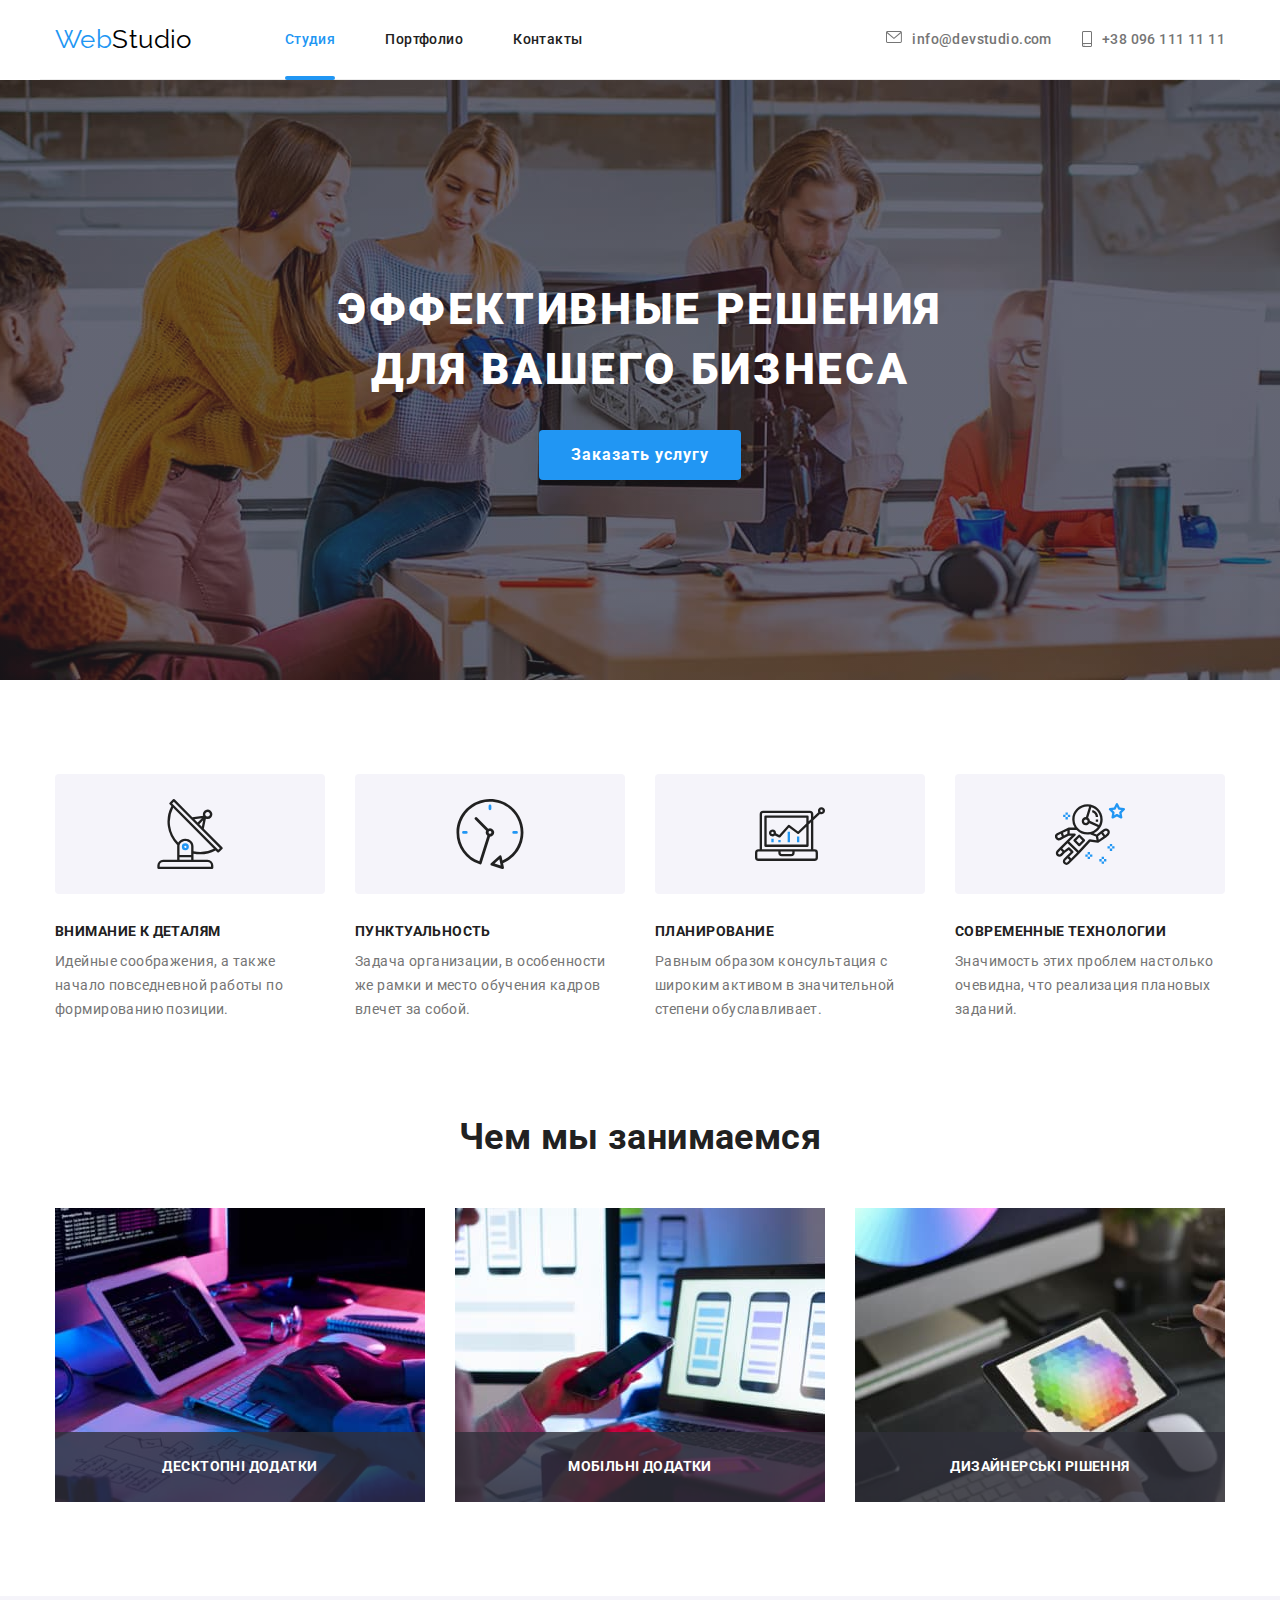
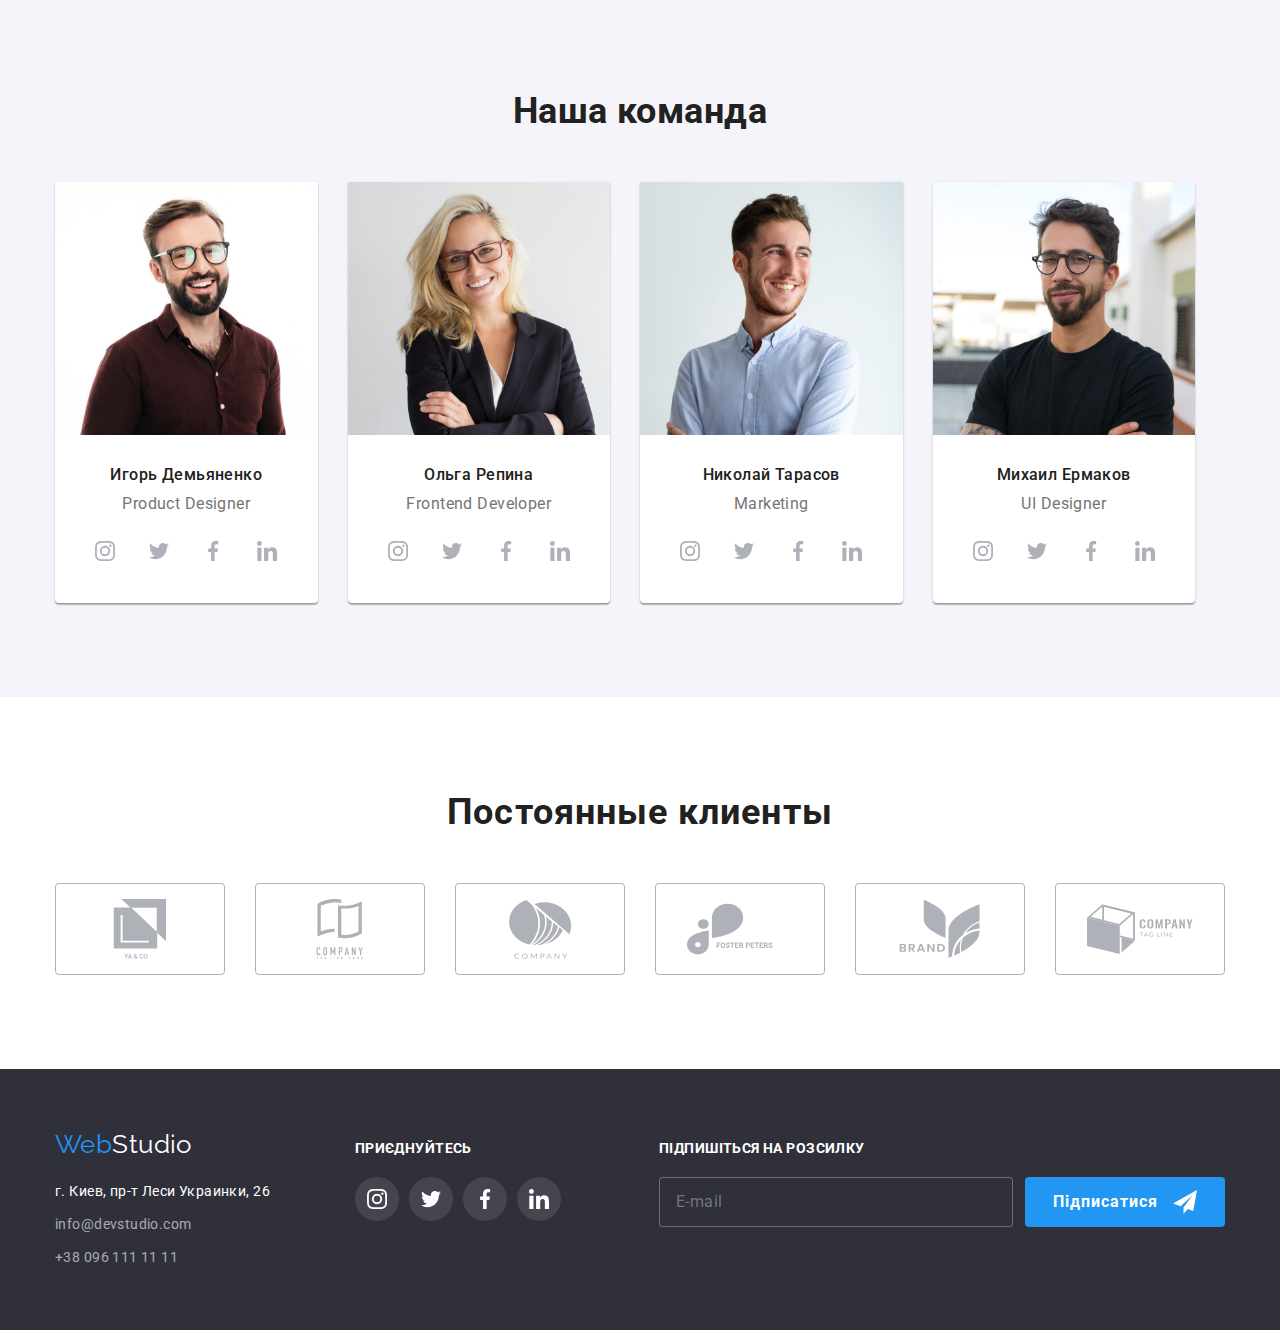
<file: index.html>
<!DOCTYPE html>
<html lang="ru">
  <head>
    <meta charset="UTF-8" />
    <meta http-equiv="X-UA-Compatible" content="IE=edge" />
    <meta name="viewport" content="width=device-width, initial-scale=1.0" />
    <title>WebStudio</title>
    <link rel="preconnect" href="https://fonts.googleapis.com" />
    <link rel="preconnect" href="https://fonts.gstatic.com" crossorigin />
    <link
      href="https://fonts.googleapis.com/css2?family=Raleway:wght@700&family=Roboto:wght@400;500;700;900&display=swap"
      rel="stylesheet"
    />
    <link
      rel="stylesheet"
      href="https://cdn.jsdelivr.net/npm/modern-normalize@1.1.0/modern-normalize.min.css"
    />
    <link rel="stylesheet" href="./css/styles.css" />
  </head>
  <body>
    <header class="header">
      <div class="container menu decoration">
        <nav class="menu-item menu">
          <a class="logo link" href="./index.html" lang="en"
            >Web<span class="logo-part">Studio</span></a
          >
          <ul class="menu-list list">
            <li>
              <a class="menu-list-item current link" href="./index.html">Студия</a>
            </li>
            <li>
              <a class="menu-list-item link" href="./portfolio.html">Портфолио</a>
            </li>
            <li><a class="menu-list-item link" href="">Контакты </a></li>
          </ul>
        </nav>
        <ul class="contact-list list menu">
          <li class="contact-list-item">
            <a class="contact-list-link link" href="mailto:info@devstudio.com" lang="en">
              info@devstudio.com
              <svg class="contact-list-icon" width="16" height="12">
                <use href="./images/icons.svg#icon-envelope"></use>
              </svg>
            </a>
          </li>
          <li class="contact-list-item">
            <a class="contact-list-link link" href="tel:+380961111111"
              >+38 096 111 11 11
              <svg class="contact-list-icon" width="10" height="16">
                <use href="./images/icons.svg#icon-smartphone"></use>
              </svg>
            </a>
          </li>
        </ul>
      </div>
    </header>
    <main>
      <section class="hero dark-decoration">
        <div class="container">
          <h1 class="hero-title">Эффективные решения для вашего бизнеса</h1>
          <button data-modal-open class="hero-button" type="button">Заказать услугу</button>
        </div>
      </section>
      <section class="advantage section-without-bottom">
        <div class="container">
          <h2 class="advantage-title">Нашы преимущества</h2>
          <ul class="advantage-list list">
            <li class="advantage-list-item">
              <div class="advantage-icon-gr">
                <svg class="advantage-icon" width="70" height="70">
                  <use href="./images/icons.svg#icon-antenna"></use>
                </svg>
              </div>
              <h3 class="advantage-item-title">Внимание к деталям</h3>
              <p class="advantage-item-desc">
                Идейные соображения, а также начало повседневной работы по формированию позиции.
              </p>
            </li>
            <li class="advantage-list-item">
              <div class="advantage-icon-gr">
                <svg class="advantage-icon" width="70" height="70">
                  <use href="./images/icons.svg#icon-clock"></use>
                </svg>
              </div>
              <h3 class="advantage-item-title">Пунктуальность</h3>
              <p class="advantage-item-desc">
                Задача организации, в особенности же рамки и место обучения кадров влечет за собой.
              </p>
            </li>
            <li class="advantage-list-item">
              <div class="advantage-icon-gr">
                <svg class="advantage-icon" width="70" height="70">
                  <use href="./images/icons.svg#icon-diagram"></use>
                </svg>
              </div>
              <h3 class="advantage-item-title">Планирование</h3>
              <p class="advantage-item-desc">
                Равным образом консультация с широким активом в значительной степени обуславливает.
              </p>
            </li>
            <li class="advantage-list-item">
              <div class="advantage-icon-gr">
                <svg class="advantage-icon" width="70" height="70">
                  <use href="./images/icons.svg#icon-astronaut"></use>
                </svg>
              </div>
              <h3 class="advantage-item-title">Современные технологии</h3>
              <p class="advantage-item-desc">
                Значимость этих проблем настолько очевидна, что реализация плановых заданий.
              </p>
            </li>
          </ul>
        </div>
      </section>
      <section class="activity section">
        <div class="container">
          <h2 class="activity-title">Чем мы занимаемся</h2>
          <ul class="activity-list list">
            <li class="activity-list-item">
              <div class="activity-list-card">
                <img
                  class="activity-list-pic"
                  src="./images/desktop.jpg"
                  alt="Десктопные приложения"
                  width="370"
                />
                <p class="activity-list-desc">Десктопні додатки</p>
              </div>
            </li>
            <li class="activity-list-item">
              <div class="activity-list-card">
                <img
                  class="activity-list-pic"
                  src="./images/mobile.jpg"
                  alt="Мобильные приложения"
                  width="370"
                />
                <p class="activity-list-desc">Мобільні додатки</p>
              </div>
            </li>
            <li class="activity-list-item">
              <div class="activity-list-card">
                <img
                  class="activity-list-pic"
                  src="./images/tablet.jpg"
                  alt="Дизайнерские решения"
                  width="370"
                />
                <p class="activity-list-desc">Дизайнерські рішення</p>
              </div>
            </li>
          </ul>
        </div>
      </section>
      <section class="team section">
        <div class="container">
          <h2 class="team-title">Наша команда</h2>
          <ul class="team-list list">
            <li class="team-list-item">
              <img
                class="team-list-photo"
                src="./images/staff/demianenko.jpg"
                alt="Игорь Демьяненко"
                width="270"
              />
              <div class="team-list-about">
                <h3 class="team-list-title">Игорь Демьяненко</h3>
                <p class="team-list-desc" lang="en">Product Designer</p>
                <ul class="social-links list">
                  <li class="social-links-item">
                    <a href="" class="social-links-link">
                      <svg class="social-links-icon" width="20" height="20">
                        <use href="./images/icons.svg#icon-instagram"></use>
                      </svg>
                    </a>
                  </li>
                  <li class="social-links-item">
                    <a href="" class="social-links-link">
                      <svg class="social-links-icon" width="20" height="20">
                        <use href="./images/icons.svg#icon-twitter"></use>
                      </svg>
                    </a>
                  </li>
                  <li class="social-links-item">
                    <a href="" class="social-links-link">
                      <svg class="social-links-icon" width="20" height="20">
                        <use href="./images/icons.svg#icon-facebook"></use>
                      </svg>
                    </a>
                  </li>
                  <li class="social-links-item">
                    <a href="" class="social-links-link">
                      <svg class="social-links-icon" width="20" height="20">
                        <use href="./images/icons.svg#icon-linkedin"></use>
                      </svg>
                    </a>
                  </li>
                </ul>
              </div>
            </li>

            <li class="team-list-item">
              <img
                class="team-list-photo"
                src="./images/staff/repina.jpg"
                alt="Ольга Репина"
                width="270"
              />
              <div class="team-list-about">
                <h3 class="team-list-title">Ольга Репина</h3>
                <p class="team-list-desc" lang="en">Frontend Developer</p>
                <ul class="social-links list">
                  <li class="social-links-item">
                    <a href="" class="social-links-link">
                      <svg class="social-links-icon" width="20" height="20">
                        <use href="./images/icons.svg#icon-instagram"></use>
                      </svg>
                    </a>
                  </li>
                  <li class="social-links-item">
                    <a href="" class="social-links-link">
                      <svg class="social-links-icon" width="20" height="20">
                        <use href="./images/icons.svg#icon-twitter"></use>
                      </svg>
                    </a>
                  </li>
                  <li class="social-links-item">
                    <a href="" class="social-links-link">
                      <svg class="social-links-icon" width="20" height="20">
                        <use href="./images/icons.svg#icon-facebook"></use>
                      </svg>
                    </a>
                  </li>
                  <li class="social-links-item">
                    <a href="" class="social-links-link">
                      <svg class="social-links-icon" width="20" height="20">
                        <use href="./images/icons.svg#icon-linkedin"></use>
                      </svg>
                    </a>
                  </li>
                </ul>
              </div>
            </li>
            <li class="team-list-item">
              <img
                class="team-list-photo"
                src="./images/staff/tarasov.jpg"
                alt="Николай Тарасов"
                width="270"
              />
              <div class="team-list-about">
                <h3 class="team-list-title">Николай Тарасов</h3>
                <p class="team-list-desc" lang="en">Marketing</p>
                <ul class="social-links list">
                  <li class="social-links-item">
                    <a href="" class="social-links-link">
                      <svg class="social-links-icon" width="20" height="20">
                        <use href="./images/icons.svg#icon-instagram"></use>
                      </svg>
                    </a>
                  </li>
                  <li class="social-links-item">
                    <a href="" class="social-links-link">
                      <svg class="social-links-icon" width="20" height="20">
                        <use href="./images/icons.svg#icon-twitter"></use>
                      </svg>
                    </a>
                  </li>
                  <li class="social-links-item">
                    <a href="" class="social-links-link">
                      <svg class="social-links-icon" width="20" height="20">
                        <use href="./images/icons.svg#icon-facebook"></use>
                      </svg>
                    </a>
                  </li>
                  <li class="social-links-item">
                    <a href="" class="social-links-link">
                      <svg class="social-links-icon" width="20" height="20">
                        <use href="./images/icons.svg#icon-linkedin"></use>
                      </svg>
                    </a>
                  </li>
                </ul>
              </div>
            </li>
            <li class="team-list-item">
              <img
                class="team-list-photo"
                src="./images/staff/ermakov.jpg"
                alt="Михаил Ермаков"
                width="270"
              />
              <div class="team-list-about">
                <h3 class="team-list-title">Михаил Ермаков</h3>
                <p class="team-list-desc" lang="en">UI Designer</p>
                <ul class="social-links list">
                  <li class="social-links-item">
                    <a href="" class="social-links-link">
                      <svg class="social-links-icon" width="20" height="20">
                        <use href="./images/icons.svg#icon-instagram"></use>
                      </svg>
                    </a>
                  </li>
                  <li class="social-links-item">
                    <a href="" class="social-links-link">
                      <svg class="social-links-icon" width="20" height="20">
                        <use href="./images/icons.svg#icon-twitter"></use>
                      </svg>
                    </a>
                  </li>
                  <li class="social-links-item">
                    <a href="" class="social-links-link">
                      <svg class="social-links-icon" width="20" height="20">
                        <use href="./images/icons.svg#icon-facebook"></use>
                      </svg>
                    </a>
                  </li>
                  <li class="social-links-item">
                    <a href="" class="social-links-link">
                      <svg class="social-links-icon" width="20" height="20">
                        <use href="./images/icons.svg#icon-linkedin"></use>
                      </svg>
                    </a>
                  </li>
                </ul>
              </div>
            </li>
          </ul>
        </div>
      </section>
      <section class="clients section">
        <div class="container">
          <h2 class="clients-title">Постоянные клиенты</h2>
          <ul class="clients-list list">
            <li class="clients-list-item">
              <a href="" class="clients-list-link">
                <svg class="clients-icon" height="60" width="106">
                  <use href="./images/icons.svg#icon-Logo1"></use>
                </svg>
              </a>
            </li>
            <li class="clients-list-item">
              <a href="" class="clients-list-link">
                <svg class="clients-icon" height="60" width="106">
                  <use href="./images/icons.svg#icon-Logo2"></use>
                </svg>
              </a>
            </li>
            <li class="clients-list-item">
              <a href="" class="clients-list-link">
                <svg class="clients-icon" height="60" width="106">
                  <use href="./images/icons.svg#icon-Logo3"></use>
                </svg>
              </a>
            </li>
            <li class="clients-list-item">
              <a href="" class="clients-list-link">
                <svg class="clients-icon" height="60" width="106">
                  <use href="./images/icons.svg#icon-Logo4"></use>
                </svg>
              </a>
            </li>
            <li class="clients-list-item">
              <a href="" class="clients-list-link">
                <svg class="clients-icon" height="60" width="106">
                  <use href="./images/icons.svg#icon-Logo5"></use>
                </svg>
              </a>
            </li>
            <li class="clients-list-item">
              <a href="" class="clients-list-link">
                <svg class="clients-icon" height="60" width="106">
                  <use href="./images/icons.svg#icon-Logo6"></use>
                </svg>
              </a>
            </li>
          </ul>
        </div>
      </section>
    </main>
    <footer class="footer-contact">
      <div class="container footer-section">
        <div class="footer-adress">
          <a class="logo link" href="./index.html" lang="en"
            >Web<span class="footer-logo-part">Studio</span></a
          >
          <address class="adress">
            <ul class="footer-contact-list list">
              <li class="footer-contact-list-item">
                <a
                  class="location link"
                  href="https://goo.gl/maps/3JvyKSZvg7btHQSq7"
                  target="_blank"
                  rel="noopener noreferrer"
                  >г. Киев, пр-т Леси Украинки, 26</a
                >
              </li>
              <li class="footer-contact-list-item">
                <a class="contacts link" href="mailto:info@devstudio.com" lang="en"
                  >info@devstudio.com</a
                >
              </li>
              <li class="footer-contact-list-item">
                <a class="contacts link" href="tel:+380961111111">+38 096 111 11 11</a>
              </li>
            </ul>
          </address>
        </div>
        <div class="footer-social">
          <p class="footer-social-links-title">ПРИЄДНУЙТЕСЬ</p>
          <ul class="footer-social-links list">
            <li class="footer-social-links-item">
              <a href="" class="footer-social-links-link">
                <svg class="footer-social-links-icon" width="20" height="20">
                  <use href="./images/icons.svg#icon-instagram"></use>
                </svg>
              </a>
            </li>
            <li class="footer-social-links-item">
              <a href="" class="footer-social-links-link">
                <svg class="footer-social-links-icon" width="20" height="20">
                  <use href="./images/icons.svg#icon-twitter"></use>
                </svg>
              </a>
            </li>
            <li class="footer-social-links-item">
              <a href="" class="footer-social-links-link">
                <svg class="footer-social-links-icon" width="20" height="20">
                  <use href="./images/icons.svg#icon-facebook"></use>
                </svg>
              </a>
            </li>
            <li class="footer-social-links-item">
              <a href="" class="footer-social-links-link">
                <svg class="footer-social-links-icon" width="20" height="20">
                  <use href="./images/icons.svg#icon-linkedin"></use>
                </svg>
              </a>
            </li>
          </ul>
        </div>
        <div class="email-registration">
          <p class="email-title">Підпишіться на розсилку</p>
          <form name="email-group" class="email-group">
            <input type="email" placeholder="E-mail" class="email-input" required />
            <button type="submit" class="email-submit">
              Підписатися
              <svg class="email-submit-icon" width="24" height="24">
                <use href="./images/icons.svg#icon-send"></use>
              </svg>
            </button>
          </form>
        </div>
      </div>
    </footer>
    <div class="backdrop is-hidden" data-modal>
      <div class="modal">
        <button data-modal-close class="btn-close">
          <svg width="18" height="18">
            <use href="./images/icons.svg#icon-close"></use>
          </svg>
        </button>
        <form autocomplete="off" class="modal-container">
          <p class="modal-title">Залиште свої дані, ми вам передзвонимо</p>
          <div class="user-data">
            <label class="user-data-label"
              ><span class="user-data-label-desc">Ім'я</span>
              <input class="user-data-input" type="text" name="name" required />
              <svg class="user-data-icon" width="18" height="18">
                <use href="./images/icons.svg#icon-person"></use>
              </svg>
            </label>
            <label class="user-data-label"
              ><span class="user-data-label-desc">Телефон</span>
              <input class="user-data-input" type="tel" name="tel" required />
              <svg class="user-data-icon" width="18" height="18">
                <use href="./images/icons.svg#icon-phone"></use>
              </svg>
            </label>
            <label class="user-data-label"
              ><span class="user-data-label-desc">Пошта</span>
              <input class="user-data-input" type="email" name="email" required />
              <svg class="user-data-icon" width="18" height="18">
                <use href="./images/icons.svg#icon-email"></use>
              </svg>
            </label>
            <label class="user-data-label add-margin"
              ><span class="user-data-label-desc">Коментар</span
              ><textarea
                class="user-data-coment"
                name="coment"
                rows="8"
                placeholder="Введіть текст"
              ></textarea>
            </label>
            <label class="check-label">
              <input
                type="checkbox"
                class="user-agreement visually-hidden"
                name="agreement"
                value="agreement"
                required
              />
              <svg class="user-agreement-icon" width="16" height="15">
                <use href="./images/icons.svg#icon-check"></use>
              </svg>
              <span>
                Погоджуюся з розсилкою та приймаю&nbsp;
                <a href="" class="user-agreement-text">Умови договору</a></span
              >
            </label>
            <button type="submit" class="user-data-btn">Відправити</button>
          </div>
        </form>
      </div>
    </div>
    <script src="./js/modal.js"></script>
  </body>
</html>
</file>
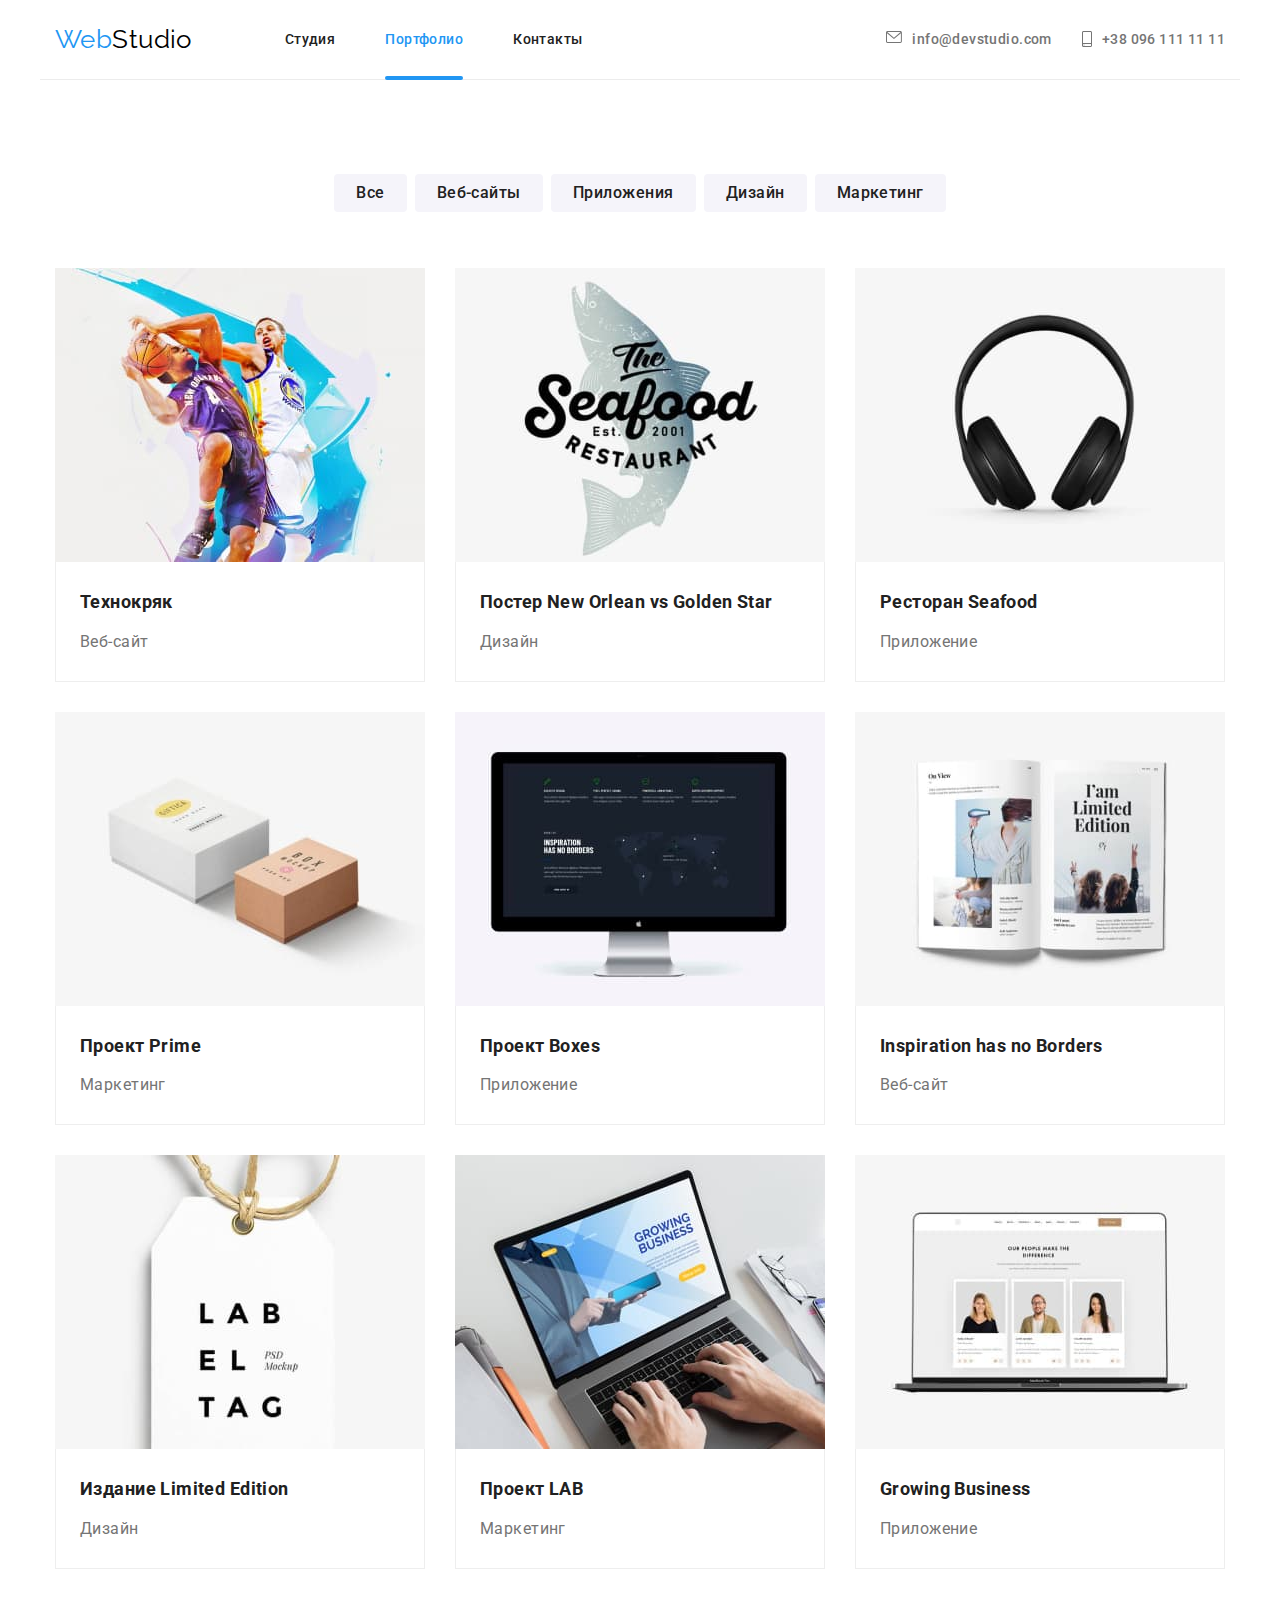
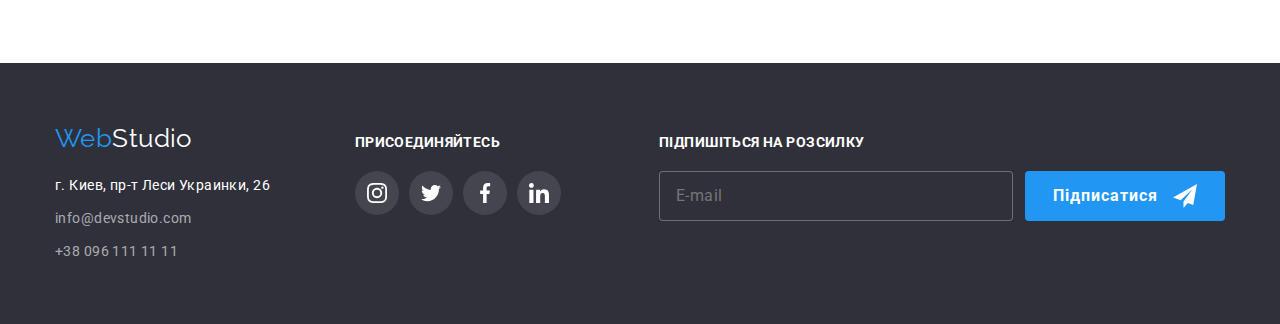
<file: portfolio.html>
<!DOCTYPE html>
<html lang="ru">
  <head>
    <meta charset="UTF-8" />
    <meta http-equiv="X-UA-Compatible" content="IE=edge" />
    <meta name="viewport" content="width=device-width, initial-scale=1.0" />
    <title>Портфолио</title>
    <link rel="preconnect" href="https://fonts.googleapis.com" />
    <link rel="preconnect" href="https://fonts.gstatic.com" crossorigin />
    <link
      href="https://fonts.googleapis.com/css2?family=Raleway:wght@700&family=Roboto:wght@400;500;700;900&display=swap"
      rel="stylesheet"
    />
    <link
      rel="stylesheet"
      href="https://cdn.jsdelivr.net/npm/modern-normalize@1.1.0/modern-normalize.min.css"
    />
    <link rel="stylesheet" href="./css/styles.css" />
  </head>
  <body>
    <header class="header">
      <div class="container menu decoration">
        <nav class="menu-item menu">
          <a class="logo link" href="./index.html" lang="en"
            >Web<span class="logo-part">Studio</span></a
          >
          <ul class="menu-list list">
            <li>
              <a class="menu-list-item link" href="./index.html">Студия</a>
            </li>
            <li>
              <a class="menu-list-item current link" href="./portfolio.html"
                >Портфолио
                <div class="active-decoraion"></div
              ></a>
            </li>
            <li><a class="menu-list-item link" href="">Контакты </a></li>
          </ul>
        </nav>
        <ul class="contact-list list menu">
          <li class="contact-list-item">
            <a class="contact-list-link link" href="mailto:info@devstudio.com" lang="en">
              info@devstudio.com
              <svg class="contact-list-icon" width="16" height="12">
                <use href="./images/icons.svg#icon-envelope"></use>
              </svg>
            </a>
          </li>
          <li class="contact-list-item">
            <a class="contact-list-link link" href="tel:+380961111111"
              >+38 096 111 11 11
              <svg class="contact-list-icon" width="10" height="16">
                <use href="./images/icons.svg#icon-smartphone"></use>
              </svg>
            </a>
          </li>
        </ul>
      </div>
    </header>
    <main>
      <section class="section">
        <div class="container">
          <h1 class="visually-hidden">Портфолио работ</h1>
          <ul class="switch-list list">
            <li><button class="switch-btn" type="button">Все</button></li>
            <li><button class="switch-btn" type="button">Веб-сайты</button></li>
            <li><button class="switch-btn" type="button">Приложения</button></li>
            <li><button class="switch-btn" type="button">Дизайн</button></li>
            <li><button class="switch-btn" type="button">Маркетинг</button></li>
          </ul>
          <ul class="portfolio-list list">
            <li class="project-list-item">
              <a href="" class="portfolio-card link">
                <div class="project-thumb">
                  <img class="portfolio-pic" src="./images/tehno.jpg" alt="Технокряк" width="370" />
                  <p class="project-info">
                    Ресурс пропонує комплексні пропозиції з різним рівнем функціоналу та сервісів.
                    Все це дозволить відвідувачу отримати вичерпні відомості про компанію чи
                    приватну особу.
                  </p>
                </div>
                <div class="portfolio-about">
                  <h2 class="portfolio-title">Технокряк</h2>
                  <p class="portfolio-category">Веб-сайт</p>
                </div>
              </a>
            </li>
            <li class="project-list-item">
              <a href="" class="portfolio-card link">
                <div class="project-thumb">
                  <img
                    class="portfolio-pic"
                    src="./images/orlean.jpg"
                    alt="Постер New Orlean vs Golden Star"
                    width="370"
                  />
                  <p class="project-info">
                    Ресурс пропонує комплексні пропозиції з різним рівнем функціоналу та сервісів.
                    Все це дозволить відвідувачу отримати вичерпні відомості про компанію чи
                    приватну особу.
                  </p>
                </div>
                <div class="portfolio-about">
                  <h2 class="portfolio-title">
                    Постер <span lang="en">New Orlean vs Golden Star</span>
                  </h2>
                  <p class="portfolio-category">Дизайн</p>
                </div>
              </a>
            </li>
            <li class="project-list-item">
              <a href="" class="portfolio-card link">
                <div class="project-thumb">
                  <img
                    class="portfolio-pic"
                    src="./images/seafood.jpg"
                    alt="Ресторан Seafood"
                    width="370"
                  />
                  <p class="project-info">
                    Ресурс пропонує комплексні пропозиції з різним рівнем функціоналу та сервісів.
                    Все це дозволить відвідувачу отримати вичерпні відомості про компанію чи
                    приватну особу.
                  </p>
                </div>
                <div class="portfolio-about">
                  <h2 class="portfolio-title">Ресторан <span lang="en">Seafood</span></h2>
                  <p class="portfolio-category">Приложение</p>
                </div>
              </a>
            </li>
            <li class="project-list-item">
              <a href="" class="portfolio-card link">
                <div class="project-thumb">
                  <img
                    class="portfolio-pic"
                    src="./images/prime.jpg"
                    alt="Проект Prime"
                    width="370"
                  />
                  <p class="project-info">
                    Ресурс пропонує комплексні пропозиції з різним рівнем функціоналу та сервісів.
                    Все це дозволить відвідувачу отримати вичерпні відомості про компанію чи
                    приватну особу.
                  </p>
                </div>
                <div class="portfolio-about">
                  <h2 class="portfolio-title">Проект <span lang="en">Prime</span></h2>
                  <p class="portfolio-category">Маркетинг</p>
                </div>
              </a>
            </li>
            <li class="project-list-item">
              <a href="" class="portfolio-card link">
                <div class="project-thumb">
                  <img
                    class="portfolio-pic"
                    src="./images/boxes.jpg"
                    alt="Проект Boxes"
                    width="370"
                  />
                  <p class="project-info">
                    Ресурс пропонує комплексні пропозиції з різним рівнем функціоналу та сервісів.
                    Все це дозволить відвідувачу отримати вичерпні відомості про компанію чи
                    приватну особу.
                  </p>
                </div>
                <div class="portfolio-about">
                  <h2 class="portfolio-title">Проект <span lang="en">Boxes</span></h2>
                  <p class="portfolio-category">Приложение</p>
                </div>
              </a>
            </li>
            <li class="project-list-item">
              <a href="" class="portfolio-card link">
                <div class="project-thumb">
                  <img
                    class="portfolio-pic"
                    src="./images/inspiration.jpg"
                    alt="Inspiration has no Borders"
                    width="370"
                  />
                  <p class="project-info">
                    Ресурс пропонує комплексні пропозиції з різним рівнем функціоналу та сервісів.
                    Все це дозволить відвідувачу отримати вичерпні відомості про компанію чи
                    приватну особу.
                  </p>
                </div>
                <div class="portfolio-about">
                  <h2 class="portfolio-title" lang="en">Inspiration has no Borders</h2>
                  <p class="portfolio-category">Веб-сайт</p>
                </div>
              </a>
            </li>
            <li class="project-list-item">
              <a href="" class="portfolio-card link">
                <div class="project-thumb">
                  <img
                    class="portfolio-pic"
                    src="./images/limitededition.jpg"
                    alt="Издание Limited Edition"
                    width="370"
                  />
                  <p class="project-info">
                    Ресурс пропонує комплексні пропозиції з різним рівнем функціоналу та сервісів.
                    Все це дозволить відвідувачу отримати вичерпні відомості про компанію чи
                    приватну особу.
                  </p>
                </div>
                <div class="portfolio-about">
                  <h2 class="portfolio-title">Издание <span lang="en">Limited Edition</span></h2>
                  <p class="portfolio-category">Дизайн</p>
                </div>
              </a>
            </li>
            <li class="project-list-item">
              <a href="" class="portfolio-card link">
                <div class="project-thumb">
                  <img class="portfolio-pic" src="./images/lab.jpg" alt="Проект LAB" width="370" />
                  <p class="project-info">
                    Ресурс пропонує комплексні пропозиції з різним рівнем функціоналу та сервісів.
                    Все це дозволить відвідувачу отримати вичерпні відомості про компанію чи
                    приватну особу.
                  </p>
                </div>
                <div class="portfolio-about">
                  <h2 class="portfolio-title">Проект <span lang="en">LAB</span></h2>
                  <p class="portfolio-category">Маркетинг</p>
                </div>
              </a>
            </li>
            <li class="project-list-item">
              <a href="" class="portfolio-card link">
                <div class="project-thumb">
                  <img
                    class="portfolio-pic"
                    src="./images/bussines.jpg"
                    alt="Growing Business"
                    width="370"
                  />
                  <p class="project-info">
                    Ресурс пропонує комплексні пропозиції з різним рівнем функціоналу та сервісів.
                    Все це дозволить відвідувачу отримати вичерпні відомості про компанію чи
                    приватну особу.
                  </p>
                </div>
                <div class="portfolio-about">
                  <h2 class="portfolio-title" lang="en">Growing Business</h2>
                  <p class="portfolio-category">Приложение</p>
                </div>
              </a>
            </li>
          </ul>
        </div>
      </section>
    </main>
    <footer class="footer-contact">
      <div class="container footer-section">
        <div class="footer-adress">
          <a class="logo link" href="./index.html" lang="en"
            >Web<span class="footer-logo-part">Studio</span></a
          >
          <address class="adress">
            <ul class="footer-contact-list list">
              <li class="footer-contact-list-item">
                <a
                  class="location link"
                  href="https://goo.gl/maps/3JvyKSZvg7btHQSq7"
                  target="_blank"
                  rel="noopener noreferrer"
                  >г. Киев, пр-т Леси Украинки, 26</a
                >
              </li>
              <li class="footer-contact-list-item">
                <a class="contacts link" href="mailto:info@devstudio.com" lang="en"
                  >info@devstudio.com</a
                >
              </li>
              <li class="footer-contact-list-item">
                <a class="contacts link" href="tel:+380961111111">+38 096 111 11 11</a>
              </li>
            </ul>
          </address>
        </div>
        <div class="footer-social">
          <p class="footer-social-links-title">ПРИСОЕДИНЯЙТЕСЬ</p>
          <ul class="footer-social-links list">
            <li class="footer-social-links-item">
              <a href="" class="footer-social-links-link">
                <svg class="footer-social-links-icon" width="20" height="20">
                  <use href="./images/icons.svg#icon-instagram"></use>
                </svg>
              </a>
            </li>
            <li class="footer-social-links-item">
              <a href="" class="footer-social-links-link">
                <svg class="footer-social-links-icon" width="20" height="20">
                  <use href="./images/icons.svg#icon-twitter"></use>
                </svg>
              </a>
            </li>
            <li class="footer-social-links-item">
              <a href="" class="footer-social-links-link">
                <svg class="footer-social-links-icon" width="20" height="20">
                  <use href="./images/icons.svg#icon-facebook"></use>
                </svg>
              </a>
            </li>
            <li class="footer-social-links-item">
              <a href="" class="footer-social-links-link">
                <svg class="footer-social-links-icon" width="20" height="20">
                  <use href="./images/icons.svg#icon-linkedin"></use>
                </svg>
              </a>
            </li>
          </ul>
        </div>
        <div class="email-registration">
          <p class="email-title">Підпишіться на розсилку</p>
          <form name="email-group" class="email-group">
            <input type="email" placeholder="E-mail" class="email-input" required />
            <button type="submit" class="email-submit">
              Підписатися
              <svg class="email-submit-icon" width="24" height="24">
                <use href="./images/icons.svg#icon-send"></use>
              </svg>
            </button>
          </form>
        </div>
      </div>
    </footer>
  </body>
</html>
</file>
<file: css/styles.css>
:root {
  --color-text-blacklight: #212121;
  --color-text-black: #000000;
  --color-text-grey: #757575;
  --color-text-accent: #2196f3;
  --color-text-white: #ffffff;
  --color-button-hover: #188ce8;
  --color-hero-bgn: #2f303a;
  --color-main-bgn: #f5f4fa;
  --color-line: #ececec;
  --color-line-border: #eeeeee;
  --color-banner-bgn: #c4c4c4;
  --color-link-unacive: #afb1b8;
  --font-page: 'Roboto', sans-serif;
  --font-logo: 'Raleway', sans-serif;
  --transformation-property: 250ms cubic-bezier(0.4, 0, 0.2, 1);
}

body {
  font-family: var(--font-page);
  font-size: 14px;
  letter-spacing: 0.03em;
  background-color: var(--color-text-white);
  color: var(--color-text-blacklight);
}

h1,
h2,
h3,
h4,
h5,
h6,
p {
  margin: 0;
}

ul {
  margin-top: 0;
  margin-bottom: 0;
  padding-left: 0;
}

address {
  font-style: normal;
}

img {
  display: block;
  height: auto;
  max-width: 100%;
}

button {
  cursor: pointer;
  display: block;
  margin: 0 auto;
  padding: 10px 32px;
  font-family: var(--font-page);
  border: none;
  border-radius: 4px;
}

.list {
  list-style: none;
  padding-left: 0;
  margin: 0;
}

.link {
  text-decoration: none;
}

.dark-decoration {
  background-color: var(--color-banner-bgn);
  padding: 200px 0;
  background-image: linear-gradient(rgba(47, 48, 58, 0.4), rgba(47, 48, 58, 0.4)),
    url('../images/hero.jpg');
  background-repeat: no-repeat;
  background-position: center;
  background-size: cover;
  max-width: 1600px;
  height: 600px;
  margin: 0 auto;
}

.logo {
  font-family: var(--font-logo);
  color: var(--color-text-accent);
  font-size: 26px;
  line-height: 1.2;
  margin-right: 93px;
}

.logo:focus,
.logo:hover {
  outline: 0;
  outline-offset: 0;
}

.logo-part {
  color: var(--color-text-black);
}

.footer-logo-part {
  color: var(--color-text-white);
}

.menu-list-item {
  color: var(--color-text-blacklight);
  font-weight: 500;
  line-height: 1.14;
  padding-top: 30px;
  padding-bottom: 30px;
  position: relative;
  transition: color var(--transformation-property);
}

.contact-list {
  display: flex;
  justify-content: center;
  gap: 30px;
}

.contact-list-link:hover,
.contact-list-link:focus {
  color: var(--color-text-accent);
}

.contact-list-link {
  display: flex;
  flex-direction: row-reverse;
  color: var(--color-text-grey);
  font-weight: 500;
  padding-top: 15px;
  padding-bottom: 15px;
  transition: color var(--transformation-property);
}
.contact-list-icon {
  fill: currentColor;
  margin-right: 10px;
}

.menu-list-item.current {
  color: var(--color-text-accent);
  position: relative;
}

.current::after {
  position: absolute;
  display: block;

  content: '';
  width: 100%;
  height: 4px;
  background-color: var(--color-text-accent);
  border-radius: 2px;
  margin-top: 28px;
}

.menu-list-item:hover,
.menu-list-item:focus {
  color: var(--color-text-accent);
}

.hero-title {
  text-align: center;
  font-size: 44px;
  font-weight: 900;
  line-height: 1.36;
  text-transform: uppercase;
  letter-spacing: 0.06em;
  color: var(--color-text-white);

  width: 696px;
  margin-bottom: 30px;
  margin-left: auto;
  margin-right: auto;
}

.hero-button {
  font-weight: 700;
  font-size: 16px;
  line-height: 1.88;
  letter-spacing: 0.06em;
  color: var(--color-text-white);
  background-color: var(--color-text-accent);
  box-shadow: 0px 4px 4px rgb(0 0 0 / 15%);
  transition: background-color var(--transformation-property);
}

.hero-button:hover,
.hero-button:focus {
  background-color: var(--color-button-hover);
}

.advantage-title {
  display: none;
}

.advantage-item-title {
  line-height: 1.14;
  font-size: 14px;
  text-transform: uppercase;
  margin-bottom: 10px;
}

.advantage-item-desc {
  font-weight: 400;
  line-height: 1.71;
  color: var(--color-text-grey);
}

.activity-title {
  font-size: 36px;
  line-height: 1.17;
  text-align: center;
  margin-bottom: 50px;
}

.team {
  background-color: var(--color-main-bgn);
}

.team-title {
  font-size: 36px;
  line-height: 1.17;
  text-align: center;
  margin-bottom: 50px;
}

.team-list {
  display: flex;
  gap: 30px;
}

.team-list-item {
  flex-basis: calc((100% - 120px) / 4);
  box-shadow: 0px 1px 3px rgba(0, 0, 0, 0.12), 0px 1px 1px rgba(0, 0, 0, 0.14),
    0px 2px 1px rgba(0, 0, 0, 0.2);
  border-radius: 0px 0px 4px 4px;
  background-color: var(--color-text-white);
}

.team-list-about {
  padding-top: 30px;
  padding-bottom: 30px;
}

.team-list-title {
  display: block;
  font-weight: 500;
  font-size: 16px;
  line-height: 1.19;
  text-align: center;
  margin-bottom: 10px;
}

.team-list-desc {
  font-weight: 400;
  font-size: 16px;
  line-height: 1.19;
  text-align: center;
  color: var(--color-text-grey);
  margin-bottom: 16px;
}

.team-list-photo {
  display: block;
  max-width: 100%;
  height: auto;
}

.social-links {
  display: flex;
  justify-content: center;
  gap: 10px;
}

.social-links-link {
  display: flex;
  justify-content: center;
  align-items: center;
  width: 44px;
  height: 44px;
  border-radius: 50%;
  color: var(--color-link-unacive);
  transition: background-color var(--transformation-property), color var(--transformation-property);
}

.social-links-icon {
  fill: currentColor;
}

.social-links-link:hover,
.social-links-link:focus {
  background-color: var(--color-text-accent);
  color: var(--color-text-white);
}

.footer-contact {
  background-color: var(--color-hero-bgn);
  padding-top: 60px;
  padding-bottom: 60px;
}

.location {
  color: var(--color-text-white);
  line-height: 1.71;
  transition: color var(--transformation-property);
}

.contacts {
  color: rgba(255, 255, 255, 0.6);
  line-height: 1.71;
  transition: color var(--transformation-property);
}

.location:hover,
.location:focus,
.contacts:hover,
.contacts:focus {
  color: var(--color-text-accent);
}

.switch-btn {
  background-color: var(--color-main-bgn);
  color: var(--color-text-blacklight);
  font-weight: 500;
  font-size: 16px;
  line-height: 1.63;
  text-align: center;
  letter-spacing: 0.03em;
  padding: 6px 22px;
  transition: color var(--transformation-property), background-color var(--transformation-property),
    box-shadow var(--transformation-property);
}

.switch-btn:hover,
.switch-btn:focus {
  background-color: var(--color-text-accent);
  outline: none;
  color: var(--color-text-white);
  box-shadow: 0px 3px 1px rgba(0, 0, 0, 0.1), 0px 1px 2px rgba(0, 0, 0, 0.08),
    0px 2px 2px rgba(0, 0, 0, 0.12);
}

.visually-hidden {
  position: absolute;
  width: 1px;
  height: 1px;
  margin: -1px;
  border: 0;
  padding: 0;

  white-space: nowrap;
  clip-path: inset(100%);
  clip: rect(0 0 0 0);
  overflow: hidden;
}

.container {
  width: 1200px;
  margin: 0 auto;
  padding: 0 15px;
}

.section {
  padding-top: 94px;
  padding-bottom: 94px;
}

.section-without-bottom {
  padding-top: 94px;
  padding-bottom: 0px;
}

.menu {
  display: flex;
  align-items: center;
  height: 80px;
}

.decoration {
  border-bottom: 1px solid var(--color-line);
}

.menu-header {
  display: flex;
  align-items: center;
  height: 80px;
}

.menu-list {
  display: flex;
}
.menu-item {
  margin-right: auto;
  line-height: 1.2;
}

.menu-list :not(:last-child) {
  margin-right: 50px;
}

.advantage-list {
  display: flex;
  flex-wrap: wrap;
  gap: 30px;
}

.advantage-list-item {
  flex-basis: calc((100% - 90px) / 4);
}

.advantage-icon-gr {
  display: flex;
  justify-content: center;
  align-items: center;
  width: 270px;
  height: 120px;
  border-radius: 4px;
  background-color: var(--color-main-bgn);
  margin-bottom: 30px;
}

.activity-list {
  display: flex;
  gap: 30px;
}

.activity-list-item {
  flex-basis: calc((100% - 60px) / 3);
}

.activity-list-pic {
  display: block;
  max-width: 100%;
  height: auto;
}

.footer-contact-list-item:not(:last-child) {
  margin-bottom: 9px;
}
.adress {
  margin-top: 20px;
  font-style: normal;
}
.switch-list {
  display: flex;
  justify-content: center;
  flex-wrap: wrap;
  gap: 8px;
  margin-bottom: 56px;
}

.portfolio-list {
  display: flex;
  flex-wrap: wrap;
  gap: 30px;
}

.portfolio-list-item {
  flex-basis: calc((100% - 60px) / 3);
}

.portfolio-title {
  font-size: 18px;
  line-height: 2.25;
  font-weight: 700;
  margin-bottom: 4px;
  color: var(--color-text-blacklight);
}

.portfolio-category {
  font-size: 16px;
  line-height: 1.88;
  font-weight: 400;
  color: var(--color-text-grey);
}

.portfolio-about {
  padding-left: 24px;
  padding-right: 24px;
  padding-top: 20px;
  padding-bottom: 24px;
  border: 1px solid var(--color-line-border);
  border-top: none;
}
.clients-title {
  font-size: 36px;
  line-height: 1.17;
  text-align: center;
  margin-bottom: 50px;
  letter-spacing: 0.03em;
}

.clients-list {
  display: flex;
  justify-content: center;
  gap: 30px;
}

.clients-list-link {
  display: flex;
  justify-content: center;
  align-items: center;
  width: 170px;
  height: 92px;
  border-radius: 4px;
  border: 1px solid var(--color-link-unacive);
  color: var(--color-link-unacive);
  transition: color var(--transformation-property), border-color var(--transformation-property);
}

.clients-list-link:hover,
.clients-list-link:focus {
  color: var(--color-text-accent);
  border-color: var(--color-text-accent);
}

.clients-icon {
  fill: currentColor;
}

.footer-social-links-title {
  color: var(--color-text-white);
  font-weight: 700;
  font-size: 14px;
  line-height: 1.14;
  letter-spacing: 0.03em;

  margin-bottom: 20px;
}

.email-title {
  color: var(--color-text-white);
  text-transform: uppercase;
  font-weight: 700;
  font-size: 14px;
  line-height: 1.14;
  letter-spacing: 0.03em;

  margin-bottom: 20px;
}

.email-input {
  width: 354px;
  padding-top: 14px;
  padding-bottom: 14px;
  padding-left: 16px;
  margin-right: 12px;
  border: 1px solid rgba(255, 255, 255, 0.3);
  box-shadow: (0px 4px 4px rgba(0, 0, 0, 0.15));
  border-radius: 4px;

  font-size: 16px;
  font-weight: 400;
  line-height: 1.25;
  letter-spacing: 0.03em;
  color: rgba(255, 255, 255, 0.6);
  background-color: var(--color-hero-bgn);
}

.email-group {
  display: flex;
}

.email-submit {
  display: flex;
  align-items: center;
  justify-content: space-between;
  padding-left: 28px;
  padding-right: 28px;
  width: 200px;
  background-color: var(--color-text-accent);
  color: var(--color-text-white);
  font-weight: 700;
  font-size: 16px;
  font-family: var(--font-page);
  line-height: 1.88;
  letter-spacing: 0.06em;
  box-shadow: (0px 4px 4px rgba(0, 0, 0, 0.25));
}

.footer-social {
  margin-right: auto;
}

.footer-section {
  display: flex;
  align-items: baseline;
}

.footer-adress {
  margin-right: 70px;
}

.footer-social-links {
  display: flex;
  justify-content: center;
  gap: 10px;
}

.footer-social-links-link {
  display: flex;
  justify-content: center;
  align-items: center;
  width: 44px;
  height: 44px;
  border-radius: 50%;
  background-color: rgba(255, 255, 255, 0.1);
  transition: background-color var(--transformation-property);
}

.footer-social-links-icon {
  fill: var(--color-text-white);
}

.footer-social-links-link:hover,
.footer-social-links-link:focus {
  background-color: var(--color-text-accent);
}

.portfolio-card {
  display: block;
  transition: box-shadow var(--transformation-property);
}

.portfolio-card:hover,
.portfolio-card:focus {
  box-shadow: 0px 1px 1px rgba(0, 0, 0, 0.12), 0px 4px 4px rgba(0, 0, 0, 0.06),
    1px 4px 6px rgba(0, 0, 0, 0.16);
}

.activity-list-card {
  position: relative;
}

.activity-list-desc {
  position: absolute;
  bottom: 0;
  right: 0;
  width: 100%;
  height: 70px;
  background-color: rgba(47, 48, 58, 0.8);
  color: var(--color-text-white);
  text-transform: uppercase;
  line-height: 1.14;
  font-weight: 700;
  display: flex;
  justify-content: center;
  align-items: center;
}

.project-thumb {
  position: relative;
  display: block;
  overflow: hidden;
}

.project-info {
  position: absolute;
  top: 0;
  left: 0;
  width: 100%;
  height: 100%;
  margin: 0;
  padding: 63px 24px;
  overflow-y: hidden;

  transform: translate(0, 100%);
  transition: transform 500ms linear;

  color: var(--color-text-white);
  background: rgba(33, 150, 243, 0.9);
  font-size: 18px;
  font-weight: 400;
  line-height: 1.56;
  letter-spacing: 0.03em;
}

.portfolio-card:hover .project-info,
.portfolio-card:focus .project-info {
  transform: translate(0, 0);
}

.backdrop {
  position: fixed;
  top: 0;
  left: 0;
  width: 100%;
  height: 100%;
  background-color: rgba(0, 0, 0, 0.2);

  opacity: 1;
  visibility: visible;
  transition: opacity var(--transformation-property), visibility var(--transformation-property);
}

.backdrop.is-hidden {
  opacity: 0;
  pointer-events: none;
  visibility: hidden;
}

.modal {
  position: absolute;
  top: 50%;
  left: 50%;
  transform: translate(-50%, -50%);

  width: 528px;
  height: 581px;
  padding: 40px;

  background-color: var(--color-text-white);
}

.btn-close {
  display: flex;
  align-items: center;
  justify-content: center;
  position: absolute;
  top: 8px;
  right: 8px;
  width: 30px;
  height: 30px;
  border-radius: 50%;
  background-size: contain;
  border: 1px solid rgba(0, 0, 0, 0.1);
  /* margin-right: 8px;
  margin-top: 8px;
  margin-bottom: 2px; */
  background-color: transparent;
  padding: 0;
  transition: fill var(--transformation-property);
}

.btn-close:hover {
  fill: var(--color-text-accent);
}

.modal-container {
  /* width: 528px;
  margin: 0 auto;
  padding: 0 40px 40px 40px; */
  position: relative;
}

.modal-title {
  font-weight: 700;
  font-size: 20px;
  line-height: 1.15;
  letter-spacing: 0.03em;
  color: var(--color-text-blacklight);
  text-align: center;
  margin-bottom: 12px;
}

.user-data {
  display: block;
  flex-direction: column;
}

.user-data-label {
  position: relative;

  display: flex;
  flex-direction: column;
  margin-bottom: 10px;
}

.user-data-label-desc {
  font-family: var(--font-page);
  font-weight: 400;
  font-size: 12px;
  line-height: 1.17;
  letter-spacing: 0.01em;
  color: var(--color-text-grey);
}

.user-data-label.add-margin {
  margin-bottom: 20px;
}

.user-data-input {
  margin-top: 4px;
  padding: 12px 10px 12px 42px;
  border: 1px solid rgba(33, 33, 33, 0.2);
  border-radius: 4px;
  line-height: 1.17;
  font-weight: 400;
  font-size: 12px;
  color: var(--color-text-black);
  transition: border-color var(--transformation-property);
}

.user-data-coment {
  margin-top: 4px;
  padding: 12px 16px;
  resize: none;
  border: 1px solid rgba(33, 33, 33, 0.2);
  border-radius: 4px;
  font-weight: 400;
  font-size: 12px;
  line-height: 1.17;
  color: var(--color-text-black);
  transition: border-color var(--transformation-property);
}

.user-data-coment::placeholder {
  color: rgba(117, 117, 117, 0.5);
}

.user-data-icon {
  position: absolute;
  left: 12px;
  top: 27px;
  transition: fill var(--transformation-property);
}

.user-data-input:focus,
.user-data-coment:focus {
  border-color: var(--color-text-accent);
  outline: none;
  cursor: pointer;
}

.user-data-input:focus + .user-data-icon {
  fill: var(--color-text-accent);
}

.user-data-input:hover,
.user-data-coment:hover {
  cursor: pointer;
}

.user-data-label:focus-within .user-data-input,
.user-data-label:hover .user-data-input {
  border: 1px solid var(--color-text-accent);
}

.user-data-label:focus-within .user-data-icon,
.user-data-label:hover .user-data-icon {
  fill: var(--color-text-accent);
}

.check-label {
  display: flex;
  justify-content: center;
  align-items: center;
  margin-bottom: 30px;

  font-weight: 400;
  font-size: 14px;
  line-height: 1.7;
  letter-spacing: 0.03em;
  color: var(--color-text-grey);
}

.user-agreement-text {
  color: var(--color-text-accent);
}

.user-agreement-icon {
  display: inline-block;
  width: 16px;
  height: 15px;
  border: 2px solid var(--color-text-blacklight);
  border-radius: 4px;
  margin-right: 7px;
  cursor: pointer;
}

.user-agreement:checked + .user-agreement-icon {
  background-color: var(--color-text-accent);
  border-color: var(--color-text-accent);
  background-origin: border-box;
}

.user-data-btn {
  padding: 10px 52px;
  font-weight: 700;
  font-size: 16px;
  line-height: 1.88;
  letter-spacing: 0.06em;
  color: var(--color-text-white);
  background-color: var(--color-button-hover);
  box-shadow: 0px 4px 4px rgba(0, 0, 0, 0.15);
}
</file>
